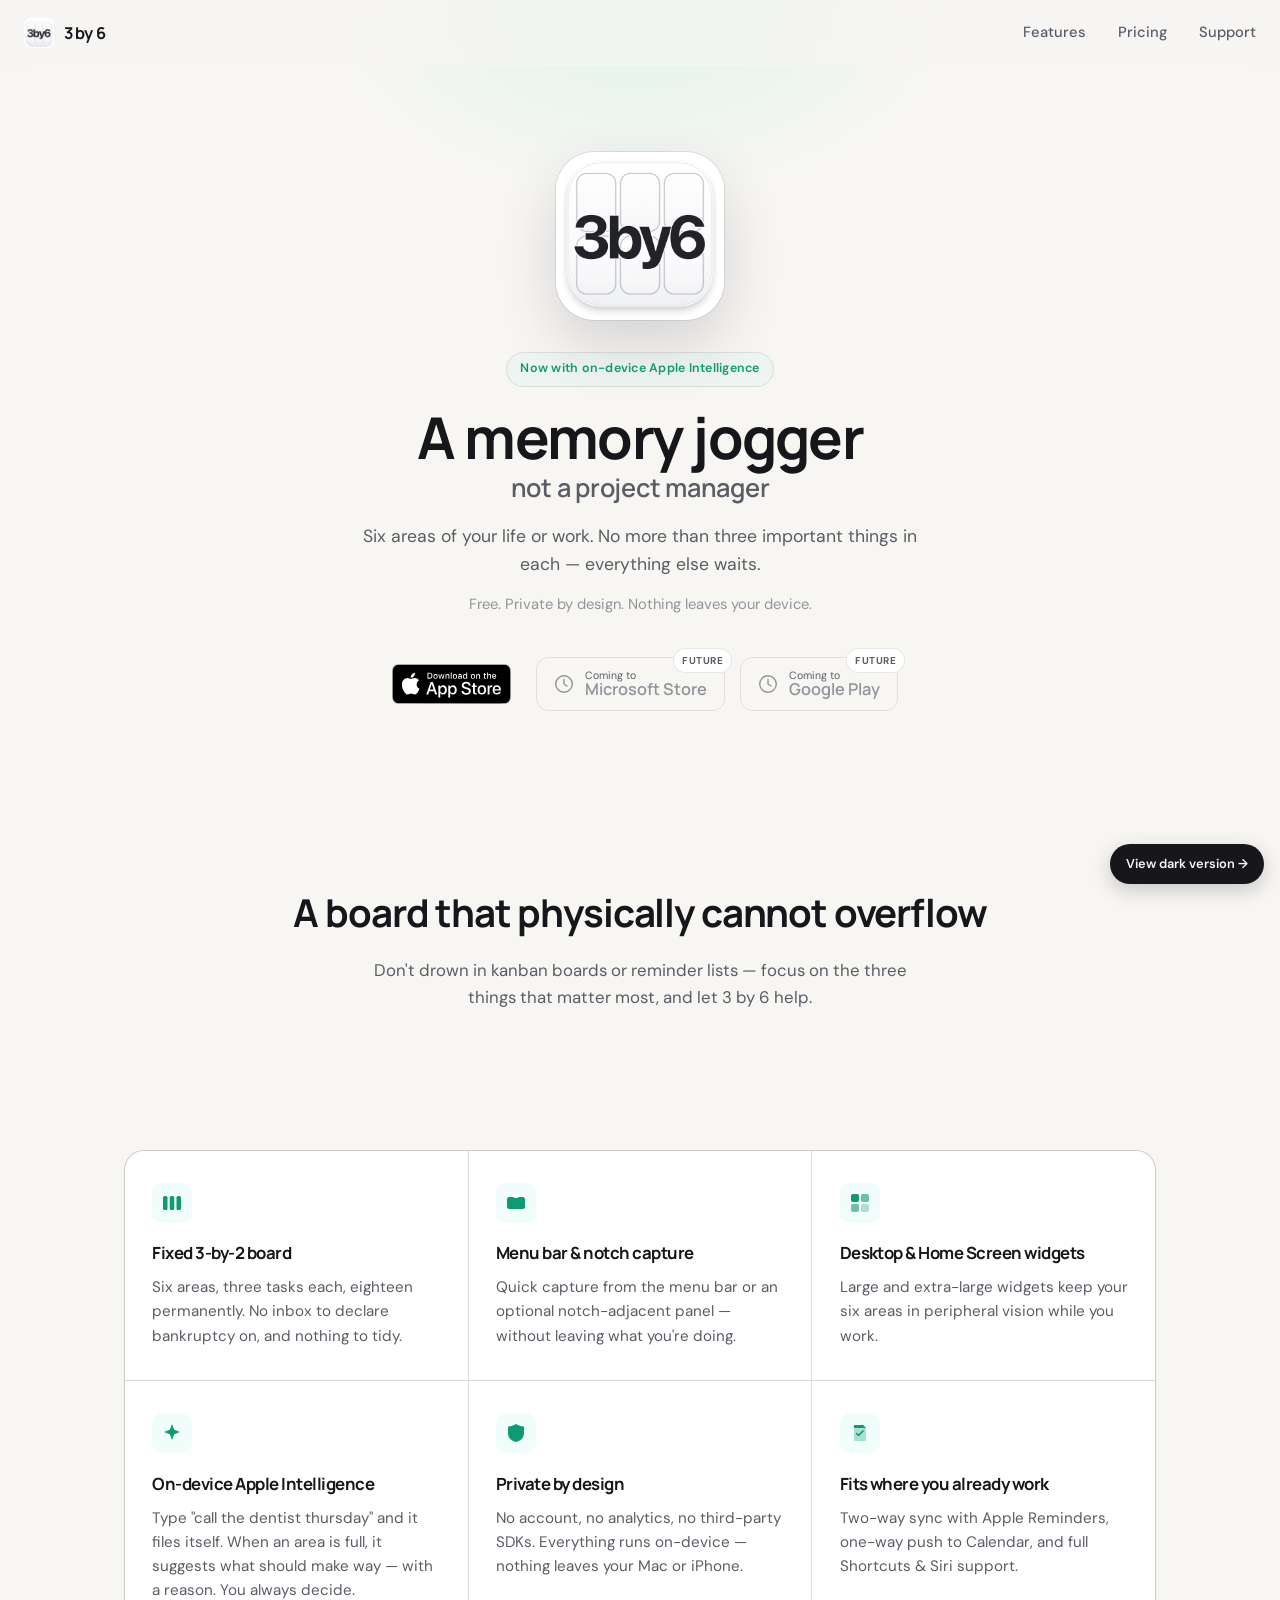
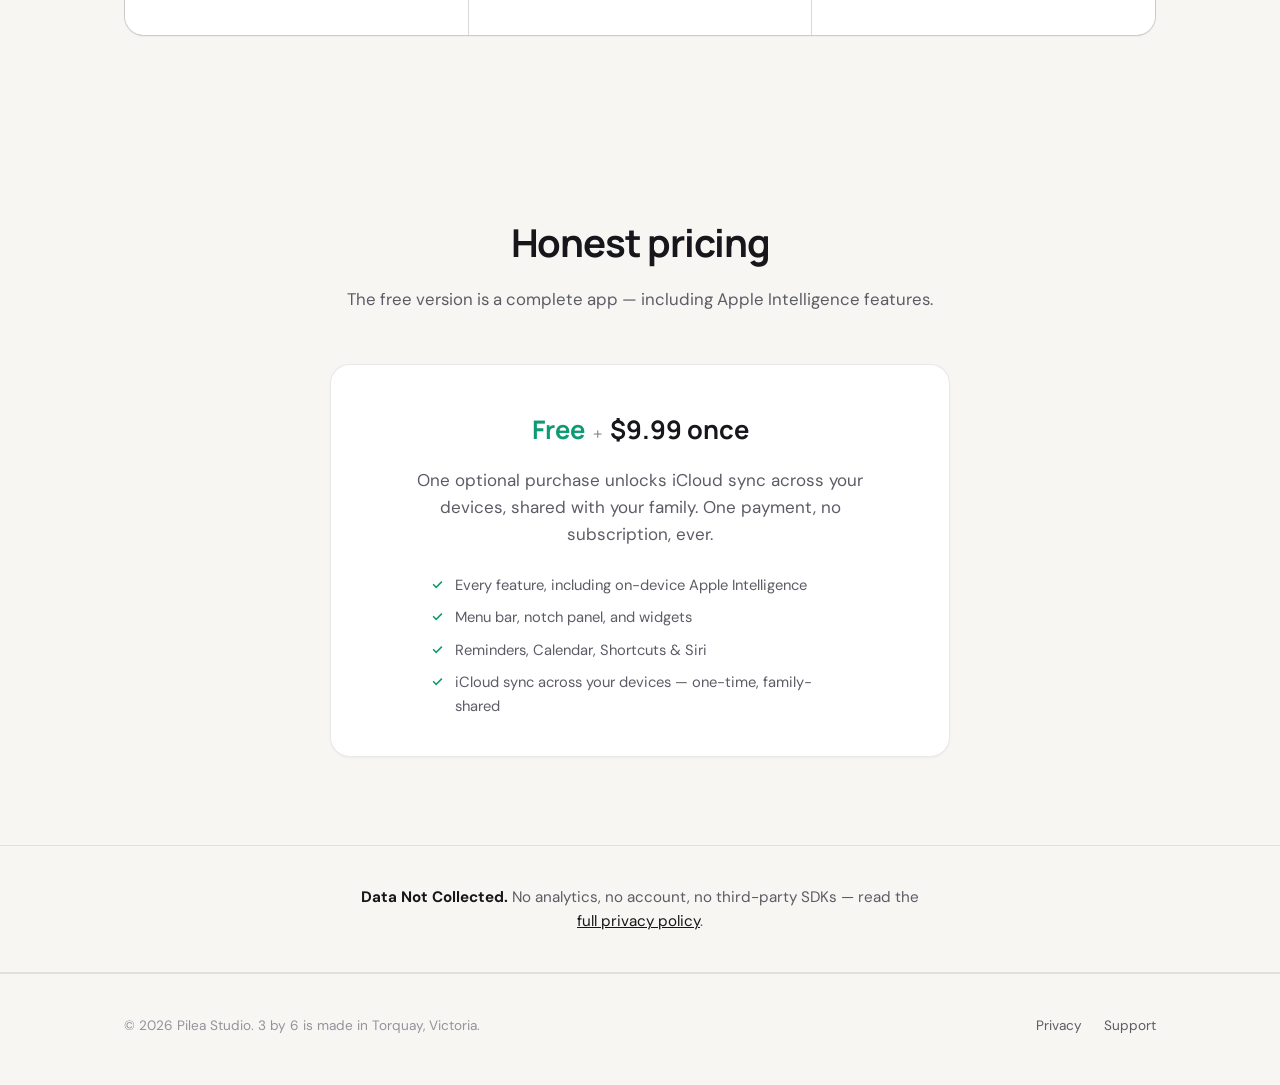
<file: index.html>
<!DOCTYPE html>
<html lang="en">
<head>
<meta charset="UTF-8">
<meta name="viewport" content="width=device-width, initial-scale=1.0">
<title>3 by 6 — Memory Jogger</title>
<meta name="description" content="3 by 6 holds six areas of your life and three active tasks in each. A memory jogger for the things you already decided matter — in your menu bar, your notch, and your widgets.">
<link rel="icon" href="assets/favicon-32.png" sizes="32x32">
<link rel="apple-touch-icon" href="assets/apple-touch-icon.png">
<link rel="preconnect" href="https://fonts.googleapis.com">
<link rel="preconnect" href="https://fonts.gstatic.com" crossorigin>
<link href="https://fonts.googleapis.com/css2?family=DM+Sans:wght@400;500;600;700&family=Manrope:wght@600;700;800&display=swap" rel="stylesheet">
<link rel="stylesheet" href="styles.css">
<link rel="stylesheet" href="theme-light.css">
</head>
<body>

<header class="site-header" id="siteHeader">
  <a class="brand" href="#top">
    <img src="assets/app-icon-512.png" alt="">
    <span class="brand-name">3 by 6</span>
  </a>
  <nav class="site-nav">
    <a href="#features">Features</a>
    <a href="#pricing">Pricing</a>
    <a href="support.html">Support</a>
  </nav>
</header>

<main id="top">

  <section class="hero">
    <div class="wrap">
      <img class="hero-icon" src="assets/app-icon-512.png" alt="3 by 6 app icon">
      <p class="eyebrow">Now with on-device Apple Intelligence</p>
      <h1><span class="line-main">A memory jogger</span><span class="line-sub">not a project manager</span></h1>
      <p class="hero-subtitle">Six areas of your life or work. No more than three important things in each — everything else waits.</p>
      <p class="hero-note">Free. Private by design. Nothing leaves your device.</p>

      <div class="store-row">
        <a class="apple-badge" href="#" aria-label="Download on the App Store">
          <img src="assets/app-store-badge.svg" alt="Download on the App Store" height="40">
        </a>

        <span class="store-badge is-future" aria-disabled="true">
          <span class="future-tag">Future</span>
          <svg width="20" height="20" viewBox="0 0 20 20" fill="none" stroke="currentColor" stroke-width="1.4"><circle cx="10" cy="10" r="8.3"/><path d="M10 5.5V10l3 2" stroke-linecap="round" stroke-linejoin="round"/></svg>
          <span class="store-badge-text">
            <span class="small">Coming to</span>
            <span class="big">Microsoft Store</span>
          </span>
        </span>

        <span class="store-badge is-future" aria-disabled="true">
          <span class="future-tag">Future</span>
          <svg width="20" height="20" viewBox="0 0 20 20" fill="none" stroke="currentColor" stroke-width="1.4"><circle cx="10" cy="10" r="8.3"/><path d="M10 5.5V10l3 2" stroke-linecap="round" stroke-linejoin="round"/></svg>
          <span class="store-badge-text">
            <span class="small">Coming to</span>
            <span class="big">Google Play</span>
          </span>
        </span>
      </div>
    </div>
  </section>

  <section class="section" id="features">
    <div class="wrap">
      <div class="section-head wide">
        <h2 class="one-line">A board that physically cannot overflow</h2>
        <p>Don't drown in kanban boards or reminder lists — focus on the three things that matter most, and let 3 by 6 help.</p>
      </div>
      <!-- demo GIF/video of the app goes here -->
    </div>
  </section>

  <section class="section" style="padding-top:0">
    <div class="wrap">
      <div class="feature-grid">
        <div class="feature-card">
          <div class="icon"><svg width="20" height="20" viewBox="0 0 20 20" fill="currentColor"><rect x="1" y="3" width="4.5" height="14" rx="1.5"/><rect x="7.75" y="3" width="4.5" height="14" rx="1.5"/><rect x="14.5" y="3" width="4.5" height="14" rx="1.5"/></svg></div>
          <h3>Fixed 3-by-2 board</h3>
          <p>Six areas, three tasks each, eighteen permanently. No inbox to declare bankruptcy on, and nothing to tidy.</p>
        </div>
        <div class="feature-card">
          <div class="icon"><svg width="20" height="20" viewBox="0 0 20 20" fill="currentColor"><rect x="1" y="4" width="18" height="12" rx="2.5"/><rect x="7.5" y="1" width="5" height="4" rx="1.5" class="notch-cut"/></svg></div>
          <h3>Menu bar &amp; notch capture</h3>
          <p>Quick capture from the menu bar or an optional notch-adjacent panel — without leaving what you're doing.</p>
        </div>
        <div class="feature-card">
          <div class="icon"><svg width="20" height="20" viewBox="0 0 20 20" fill="currentColor"><rect x="1" y="1" width="8" height="8" rx="2"/><rect x="11" y="1" width="8" height="8" rx="2" opacity=".6"/><rect x="1" y="11" width="8" height="8" rx="2" opacity=".6"/><rect x="11" y="11" width="8" height="8" rx="2" opacity=".3"/></svg></div>
          <h3>Desktop &amp; Home Screen widgets</h3>
          <p>Large and extra-large widgets keep your six areas in peripheral vision while you work.</p>
        </div>
        <div class="feature-card">
          <div class="icon"><svg width="20" height="20" viewBox="0 0 20 20" fill="currentColor"><path d="M10 1l2.2 5.7L18 9l-5.8 2.3L10 17l-2.2-5.7L2 9l5.8-2.3z"/></svg></div>
          <h3>On-device Apple Intelligence</h3>
          <p>Type "call the dentist thursday" and it files itself. When an area is full, it suggests what should make way — with a reason. You always decide.</p>
        </div>
        <div class="feature-card">
          <div class="icon"><svg width="20" height="20" viewBox="0 0 20 20" fill="currentColor"><path d="M10 1c3.5 2 6 2.6 8 2.6v6.3c0 5-3.4 7.7-8 9.1-4.6-1.4-8-4.1-8-9.1V3.6C4 3.6 6.5 3 10 1z"/></svg></div>
          <h3>Private by design</h3>
          <p>No account, no analytics, no third-party SDKs. Everything runs on-device — nothing leaves your Mac or iPhone.</p>
        </div>
        <div class="feature-card">
          <div class="icon"><svg width="20" height="20" viewBox="0 0 20 20" fill="currentColor"><path d="M4 2h9l3 3v13H4z" opacity=".3"/><path d="M4 2h9l3 3H4z"/><path d="M6.5 10.5l2 2 4.5-4.5" fill="none" stroke="currentColor" stroke-width="1.6" stroke-linecap="round" stroke-linejoin="round"/></svg></div>
          <h3>Fits where you already work</h3>
          <p>Two-way sync with Apple Reminders, one-way push to Calendar, and full Shortcuts &amp; Siri support.</p>
        </div>
      </div>
    </div>
  </section>

  <section class="section" id="pricing">
    <div class="wrap">
      <div class="section-head">
        <h2>Honest pricing</h2>
        <p>The free version is a complete app — including Apple Intelligence features.</p>
      </div>
      <div class="pricing-card">
        <div class="price-row">
          <span class="free">Free</span>
          <span class="plus">+</span>
          <span class="paid">$9.99 once</span>
        </div>
        <p class="desc">One optional purchase unlocks iCloud sync across your devices, shared with your family. One payment, no subscription, ever.</p>
        <ul>
          <li><svg width="16" height="16" viewBox="0 0 16 16"><path d="M6.2 11.4 2.6 7.8l1.1-1.1 2.5 2.5 5.1-5.1 1.1 1.1z"/></svg>Every feature, including on-device Apple Intelligence</li>
          <li><svg width="16" height="16" viewBox="0 0 16 16"><path d="M6.2 11.4 2.6 7.8l1.1-1.1 2.5 2.5 5.1-5.1 1.1 1.1z"/></svg>Menu bar, notch panel, and widgets</li>
          <li><svg width="16" height="16" viewBox="0 0 16 16"><path d="M6.2 11.4 2.6 7.8l1.1-1.1 2.5 2.5 5.1-5.1 1.1 1.1z"/></svg>Reminders, Calendar, Shortcuts &amp; Siri</li>
          <li><svg width="16" height="16" viewBox="0 0 16 16"><path d="M6.2 11.4 2.6 7.8l1.1-1.1 2.5 2.5 5.1-5.1 1.1 1.1z"/></svg>iCloud sync across your devices — one-time, family-shared</li>
        </ul>
      </div>
    </div>
  </section>

  <section class="privacy-strip">
    <div class="wrap">
      <p><strong>Data Not Collected.</strong> No analytics, no account, no third-party SDKs — read the <a href="privacy.html" style="color:var(--ink);text-decoration:underline;">full privacy policy</a>.</p>
    </div>
  </section>

</main>

<footer>
  <div class="wrap">
    <p>&copy; <span id="year"></span> Pilea Studio. 3 by 6 is made in Torquay, Victoria.</p>
    <div class="footer-links">
      <a href="privacy.html">Privacy</a>
      <a href="support.html">Support</a>
    </div>
  </div>
</footer>

<a href="index-dark.html" style="position:fixed;z-index:40;bottom:1rem;right:1rem;padding:.6rem 1rem;border-radius:2rem;background:var(--ink);color:var(--bg);font-size:.8rem;font-weight:600;text-decoration:none;box-shadow:0 6px 20px rgba(10,10,20,0.2);">View dark version →</a>

<script src="script.js"></script>
</body>
</html>
</file>
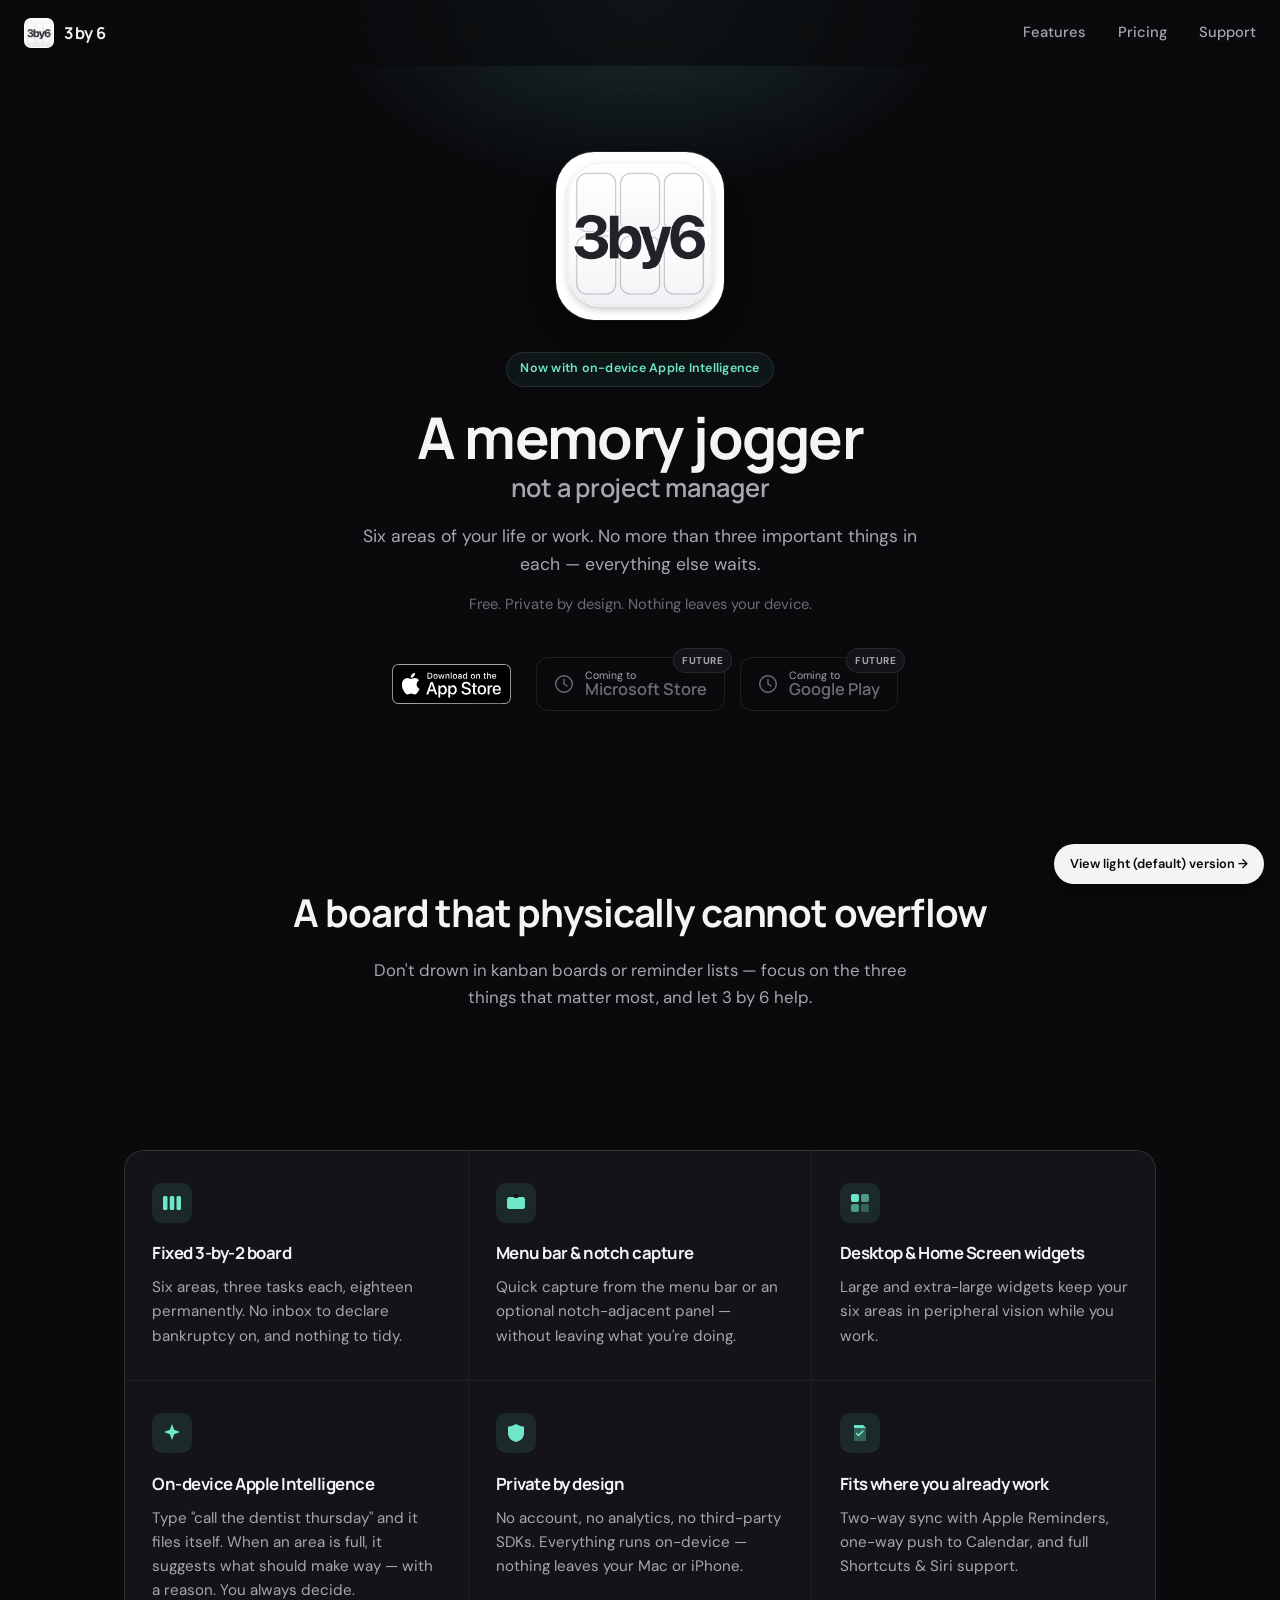
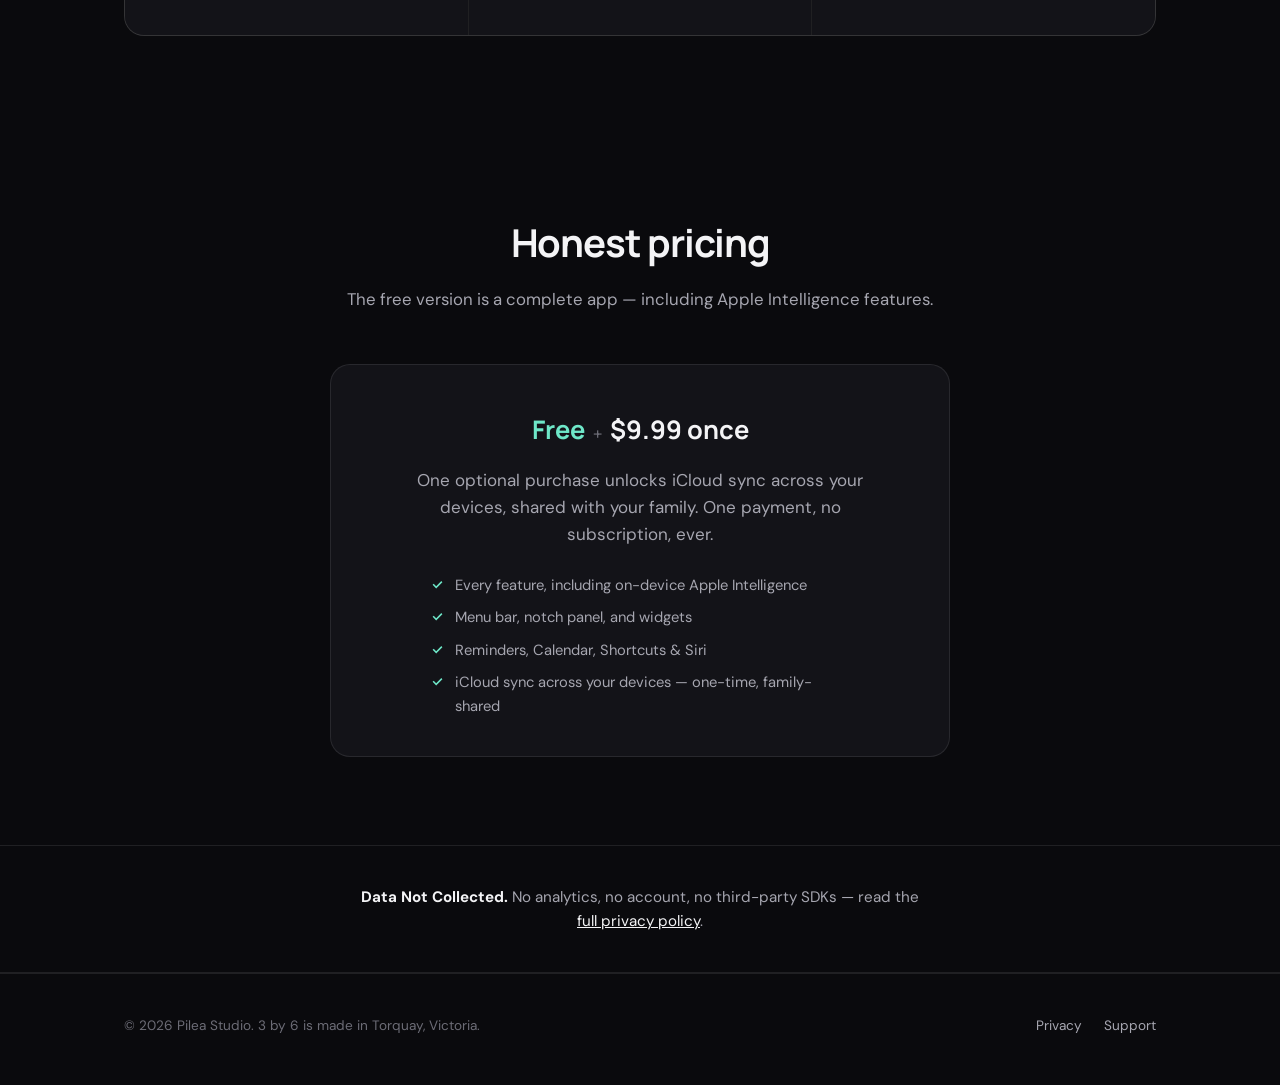
<file: index-dark.html>
<!DOCTYPE html>
<html lang="en">
<head>
<meta charset="UTF-8">
<meta name="viewport" content="width=device-width, initial-scale=1.0">
<title>3 by 6 — Memory Jogger (dark preview)</title>
<meta name="description" content="3 by 6 holds six areas of your life and three active tasks in each. A memory jogger for the things you already decided matter — in your menu bar, your notch, and your widgets.">
<link rel="icon" href="assets/favicon-32.png" sizes="32x32">
<link rel="apple-touch-icon" href="assets/apple-touch-icon.png">
<link rel="preconnect" href="https://fonts.googleapis.com">
<link rel="preconnect" href="https://fonts.gstatic.com" crossorigin>
<link href="https://fonts.googleapis.com/css2?family=DM+Sans:wght@400;500;600;700&family=Manrope:wght@600;700;800&display=swap" rel="stylesheet">
<link rel="stylesheet" href="styles.css">
</head>
<body>

<header class="site-header" id="siteHeader">
  <a class="brand" href="#top">
    <img src="assets/app-icon-512.png" alt="">
    <span class="brand-name">3 by 6</span>
  </a>
  <nav class="site-nav">
    <a href="#features">Features</a>
    <a href="#pricing">Pricing</a>
    <a href="support.html">Support</a>
  </nav>
</header>

<main id="top">

  <section class="hero">
    <div class="wrap">
      <img class="hero-icon" src="assets/app-icon-512.png" alt="3 by 6 app icon">
      <p class="eyebrow">Now with on-device Apple Intelligence</p>
      <h1><span class="line-main">A memory jogger</span><span class="line-sub">not a project manager</span></h1>
      <p class="hero-subtitle">Six areas of your life or work. No more than three important things in each — everything else waits.</p>
      <p class="hero-note">Free. Private by design. Nothing leaves your device.</p>

      <div class="store-row">
        <a class="apple-badge" href="#" aria-label="Download on the App Store">
          <img src="assets/app-store-badge.svg" alt="Download on the App Store" height="40">
        </a>

        <span class="store-badge is-future" aria-disabled="true">
          <span class="future-tag">Future</span>
          <svg width="20" height="20" viewBox="0 0 20 20" fill="none" stroke="currentColor" stroke-width="1.4"><circle cx="10" cy="10" r="8.3"/><path d="M10 5.5V10l3 2" stroke-linecap="round" stroke-linejoin="round"/></svg>
          <span class="store-badge-text">
            <span class="small">Coming to</span>
            <span class="big">Microsoft Store</span>
          </span>
        </span>

        <span class="store-badge is-future" aria-disabled="true">
          <span class="future-tag">Future</span>
          <svg width="20" height="20" viewBox="0 0 20 20" fill="none" stroke="currentColor" stroke-width="1.4"><circle cx="10" cy="10" r="8.3"/><path d="M10 5.5V10l3 2" stroke-linecap="round" stroke-linejoin="round"/></svg>
          <span class="store-badge-text">
            <span class="small">Coming to</span>
            <span class="big">Google Play</span>
          </span>
        </span>
      </div>
    </div>
  </section>

  <section class="section" id="features">
    <div class="wrap">
      <div class="section-head wide">
        <h2 class="one-line">A board that physically cannot overflow</h2>
        <p>Don't drown in kanban boards or reminder lists — focus on the three things that matter most, and let 3 by 6 help.</p>
      </div>
      <!-- demo GIF/video of the app goes here -->
    </div>
  </section>

  <section class="section" style="padding-top:0">
    <div class="wrap">
      <div class="feature-grid">
        <div class="feature-card">
          <div class="icon"><svg width="20" height="20" viewBox="0 0 20 20" fill="currentColor"><rect x="1" y="3" width="4.5" height="14" rx="1.5"/><rect x="7.75" y="3" width="4.5" height="14" rx="1.5"/><rect x="14.5" y="3" width="4.5" height="14" rx="1.5"/></svg></div>
          <h3>Fixed 3-by-2 board</h3>
          <p>Six areas, three tasks each, eighteen permanently. No inbox to declare bankruptcy on, and nothing to tidy.</p>
        </div>
        <div class="feature-card">
          <div class="icon"><svg width="20" height="20" viewBox="0 0 20 20" fill="currentColor"><rect x="1" y="4" width="18" height="12" rx="2.5"/><rect x="7.5" y="1" width="5" height="4" rx="1.5" class="notch-cut"/></svg></div>
          <h3>Menu bar &amp; notch capture</h3>
          <p>Quick capture from the menu bar or an optional notch-adjacent panel — without leaving what you're doing.</p>
        </div>
        <div class="feature-card">
          <div class="icon"><svg width="20" height="20" viewBox="0 0 20 20" fill="currentColor"><rect x="1" y="1" width="8" height="8" rx="2"/><rect x="11" y="1" width="8" height="8" rx="2" opacity=".6"/><rect x="1" y="11" width="8" height="8" rx="2" opacity=".6"/><rect x="11" y="11" width="8" height="8" rx="2" opacity=".3"/></svg></div>
          <h3>Desktop &amp; Home Screen widgets</h3>
          <p>Large and extra-large widgets keep your six areas in peripheral vision while you work.</p>
        </div>
        <div class="feature-card">
          <div class="icon"><svg width="20" height="20" viewBox="0 0 20 20" fill="currentColor"><path d="M10 1l2.2 5.7L18 9l-5.8 2.3L10 17l-2.2-5.7L2 9l5.8-2.3z"/></svg></div>
          <h3>On-device Apple Intelligence</h3>
          <p>Type "call the dentist thursday" and it files itself. When an area is full, it suggests what should make way — with a reason. You always decide.</p>
        </div>
        <div class="feature-card">
          <div class="icon"><svg width="20" height="20" viewBox="0 0 20 20" fill="currentColor"><path d="M10 1c3.5 2 6 2.6 8 2.6v6.3c0 5-3.4 7.7-8 9.1-4.6-1.4-8-4.1-8-9.1V3.6C4 3.6 6.5 3 10 1z"/></svg></div>
          <h3>Private by design</h3>
          <p>No account, no analytics, no third-party SDKs. Everything runs on-device — nothing leaves your Mac or iPhone.</p>
        </div>
        <div class="feature-card">
          <div class="icon"><svg width="20" height="20" viewBox="0 0 20 20" fill="currentColor"><path d="M4 2h9l3 3v13H4z" opacity=".3"/><path d="M4 2h9l3 3H4z"/><path d="M6.5 10.5l2 2 4.5-4.5" fill="none" stroke="currentColor" stroke-width="1.6" stroke-linecap="round" stroke-linejoin="round"/></svg></div>
          <h3>Fits where you already work</h3>
          <p>Two-way sync with Apple Reminders, one-way push to Calendar, and full Shortcuts &amp; Siri support.</p>
        </div>
      </div>
    </div>
  </section>

  <section class="section" id="pricing">
    <div class="wrap">
      <div class="section-head">
        <h2>Honest pricing</h2>
        <p>The free version is a complete app — including Apple Intelligence features.</p>
      </div>
      <div class="pricing-card">
        <div class="price-row">
          <span class="free">Free</span>
          <span class="plus">+</span>
          <span class="paid">$9.99 once</span>
        </div>
        <p class="desc">One optional purchase unlocks iCloud sync across your devices, shared with your family. One payment, no subscription, ever.</p>
        <ul>
          <li><svg width="16" height="16" viewBox="0 0 16 16"><path d="M6.2 11.4 2.6 7.8l1.1-1.1 2.5 2.5 5.1-5.1 1.1 1.1z"/></svg>Every feature, including on-device Apple Intelligence</li>
          <li><svg width="16" height="16" viewBox="0 0 16 16"><path d="M6.2 11.4 2.6 7.8l1.1-1.1 2.5 2.5 5.1-5.1 1.1 1.1z"/></svg>Menu bar, notch panel, and widgets</li>
          <li><svg width="16" height="16" viewBox="0 0 16 16"><path d="M6.2 11.4 2.6 7.8l1.1-1.1 2.5 2.5 5.1-5.1 1.1 1.1z"/></svg>Reminders, Calendar, Shortcuts &amp; Siri</li>
          <li><svg width="16" height="16" viewBox="0 0 16 16"><path d="M6.2 11.4 2.6 7.8l1.1-1.1 2.5 2.5 5.1-5.1 1.1 1.1z"/></svg>iCloud sync across your devices — one-time, family-shared</li>
        </ul>
      </div>
    </div>
  </section>

  <section class="privacy-strip">
    <div class="wrap">
      <p><strong>Data Not Collected.</strong> No analytics, no account, no third-party SDKs — read the <a href="privacy.html" style="color:var(--ink);text-decoration:underline;">full privacy policy</a>.</p>
    </div>
  </section>

</main>

<footer>
  <div class="wrap">
    <p>&copy; <span id="year"></span> Pilea Studio. 3 by 6 is made in Torquay, Victoria.</p>
    <div class="footer-links">
      <a href="privacy.html">Privacy</a>
      <a href="support.html">Support</a>
    </div>
  </div>
</footer>

<a href="index.html" style="position:fixed;z-index:40;bottom:1rem;right:1rem;padding:.6rem 1rem;border-radius:2rem;background:var(--ink);color:var(--bg);font-size:.8rem;font-weight:600;text-decoration:none;box-shadow:0 6px 20px rgba(0,0,0,0.4);">View light (default) version →</a>

<script src="script.js"></script>
</body>
</html>
</file>
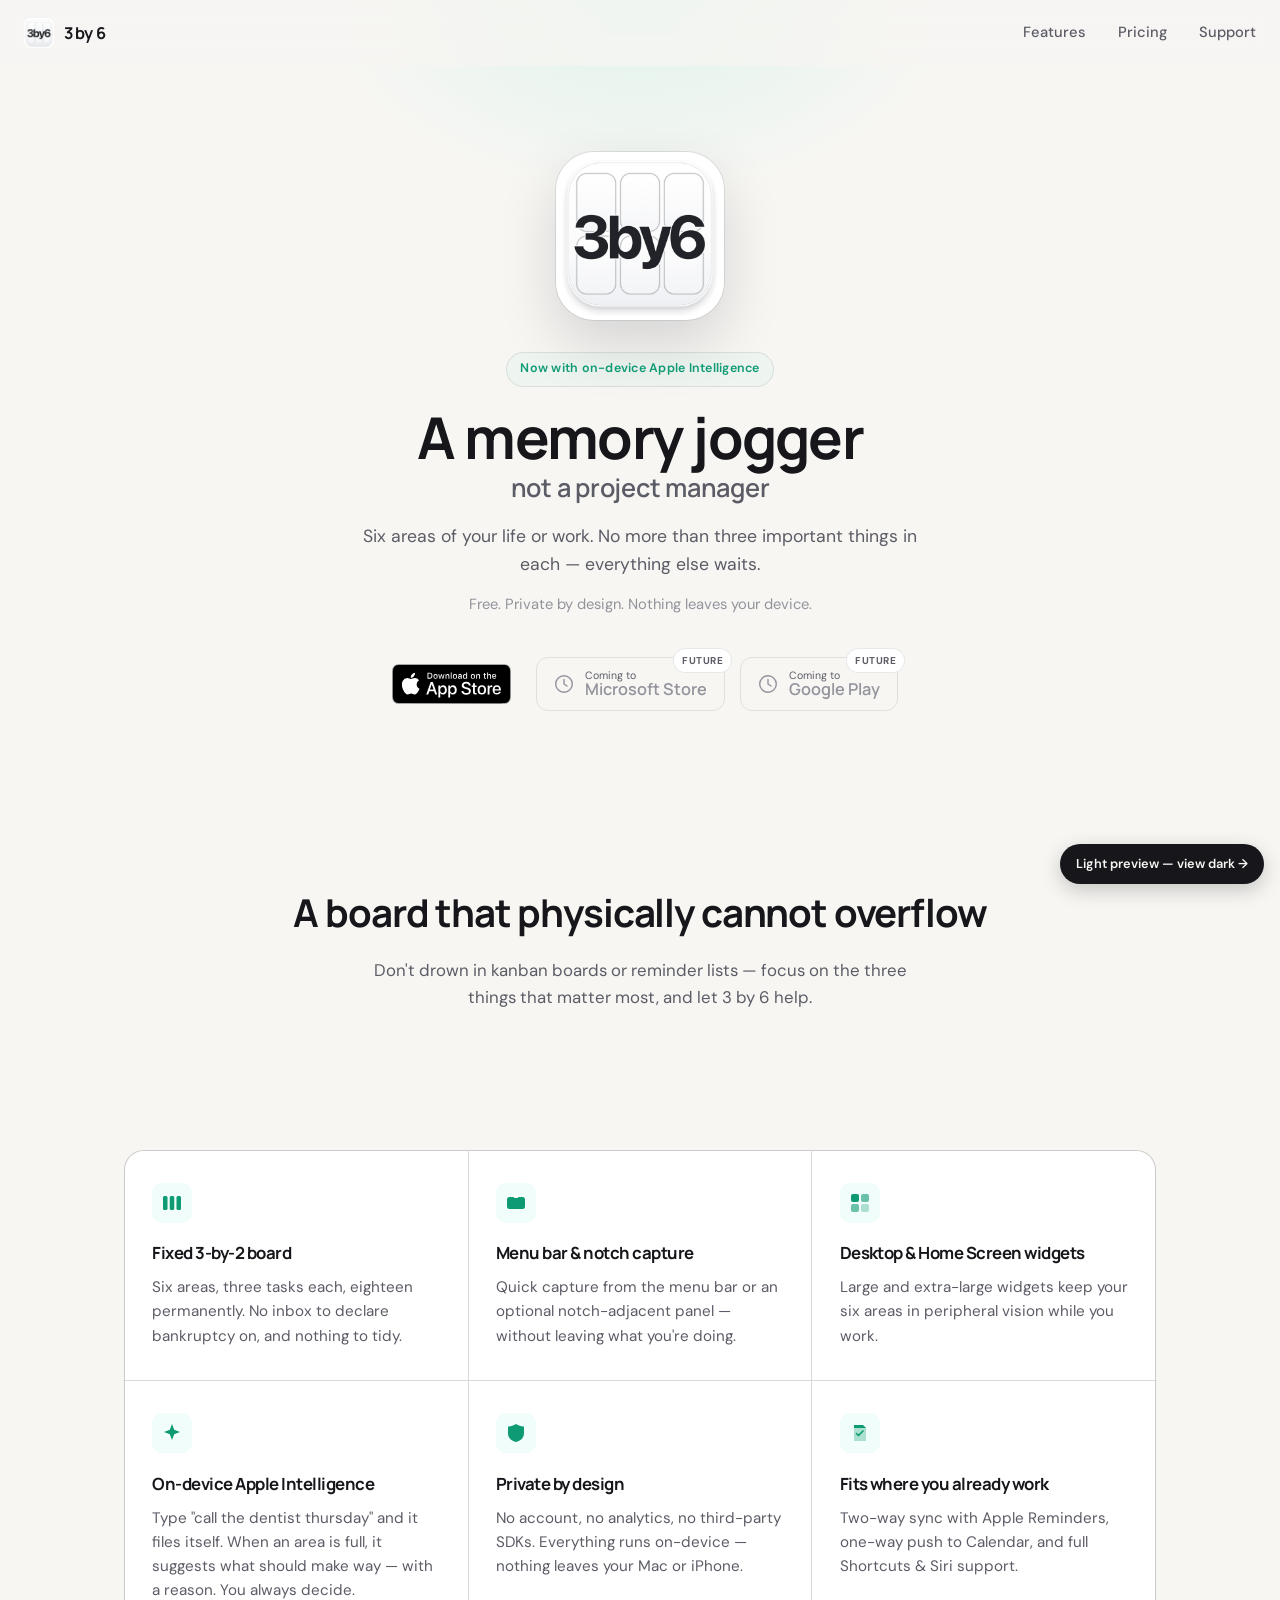
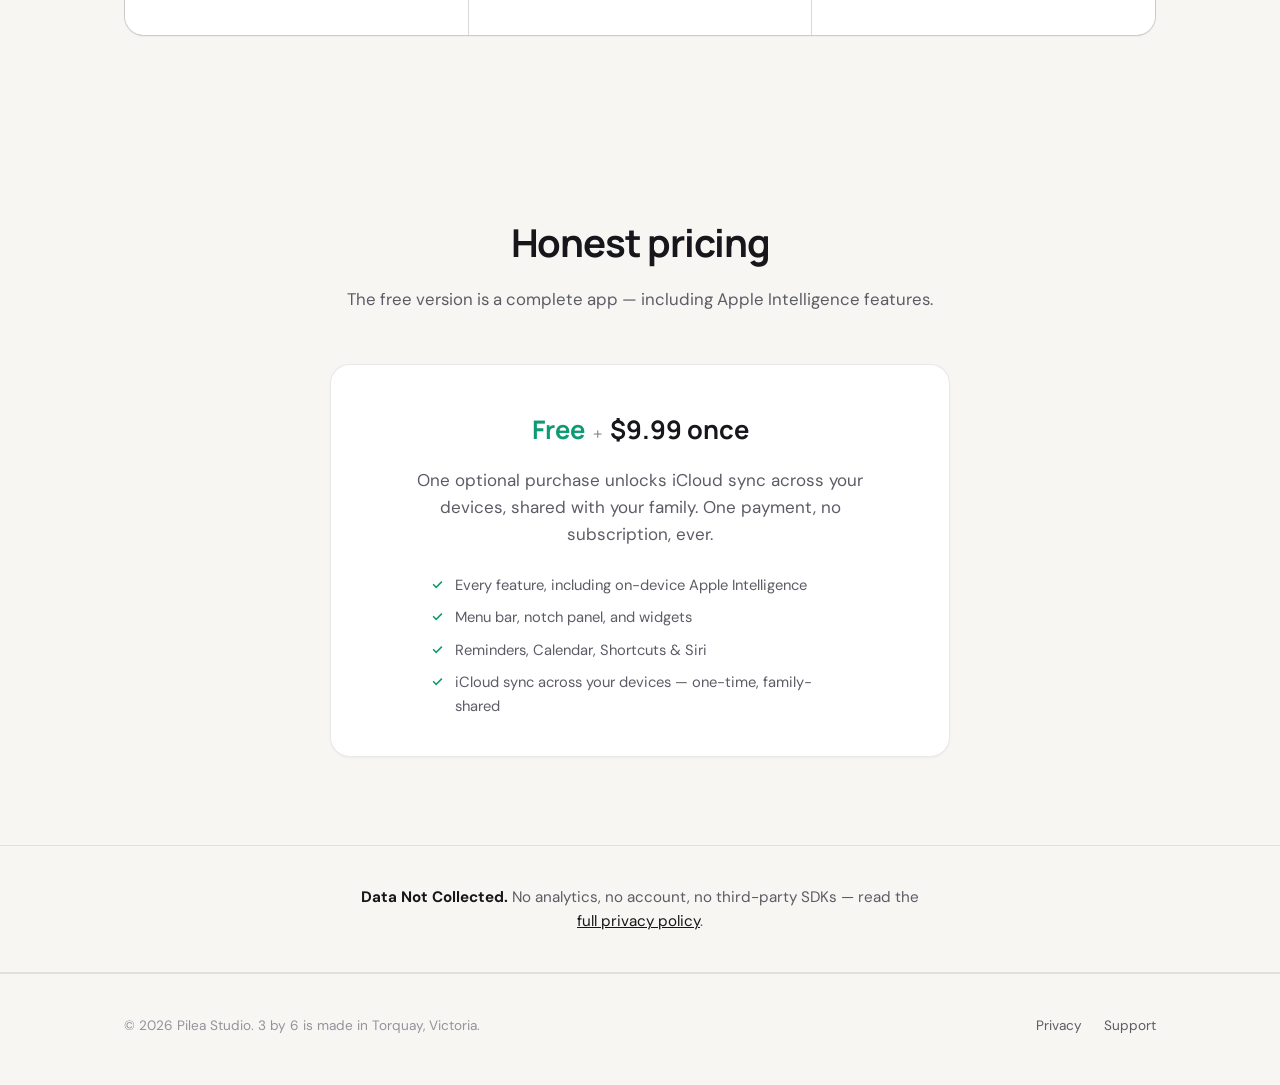
<file: index-light.html>
<!DOCTYPE html>
<html lang="en">
<head>
<meta charset="UTF-8">
<meta name="viewport" content="width=device-width, initial-scale=1.0">
<title>3 by 6 — Memory Jogger (light preview)</title>
<link rel="icon" href="assets/favicon-32.png" sizes="32x32">
<link rel="apple-touch-icon" href="assets/apple-touch-icon.png">
<link rel="preconnect" href="https://fonts.googleapis.com">
<link rel="preconnect" href="https://fonts.gstatic.com" crossorigin>
<link href="https://fonts.googleapis.com/css2?family=DM+Sans:wght@400;500;600;700&family=Manrope:wght@600;700;800&display=swap" rel="stylesheet">
<link rel="stylesheet" href="styles.css">
<link rel="stylesheet" href="theme-light.css">
<style>
  .preview-tag { position: fixed; z-index: 40; bottom: 1rem; right: 1rem; padding: .6rem 1rem; border-radius: 2rem; background: var(--ink); color: var(--bg); font-size: .8rem; font-weight: 600; text-decoration: none; box-shadow: 0 6px 20px rgba(0,0,0,0.2); }
</style>
</head>
<body>

<header class="site-header" id="siteHeader">
  <a class="brand" href="#top">
    <img src="assets/app-icon-512.png" alt="">
    <span class="brand-name">3 by 6</span>
  </a>
  <nav class="site-nav">
    <a href="#features">Features</a>
    <a href="#pricing">Pricing</a>
    <a href="support.html">Support</a>
  </nav>
</header>

<main id="top">

  <section class="hero">
    <div class="wrap">
      <img class="hero-icon" src="assets/app-icon-512.png" alt="3 by 6 app icon">
      <p class="eyebrow">Now with on-device Apple Intelligence</p>
      <h1><span class="line-main">A memory jogger</span><span class="line-sub">not a project manager</span></h1>
      <p class="hero-subtitle">Six areas of your life or work. No more than three important things in each — everything else waits.</p>
      <p class="hero-note">Free. Private by design. Nothing leaves your device.</p>

      <div class="store-row">
        <a class="apple-badge" href="#" aria-label="Download on the App Store">
          <img src="assets/app-store-badge.svg" alt="Download on the App Store" height="40">
        </a>

        <span class="store-badge is-future" aria-disabled="true">
          <span class="future-tag">Future</span>
          <svg width="20" height="20" viewBox="0 0 20 20" fill="none" stroke="currentColor" stroke-width="1.4"><circle cx="10" cy="10" r="8.3"/><path d="M10 5.5V10l3 2" stroke-linecap="round" stroke-linejoin="round"/></svg>
          <span class="store-badge-text">
            <span class="small">Coming to</span>
            <span class="big">Microsoft Store</span>
          </span>
        </span>

        <span class="store-badge is-future" aria-disabled="true">
          <span class="future-tag">Future</span>
          <svg width="20" height="20" viewBox="0 0 20 20" fill="none" stroke="currentColor" stroke-width="1.4"><circle cx="10" cy="10" r="8.3"/><path d="M10 5.5V10l3 2" stroke-linecap="round" stroke-linejoin="round"/></svg>
          <span class="store-badge-text">
            <span class="small">Coming to</span>
            <span class="big">Google Play</span>
          </span>
        </span>
      </div>
    </div>
  </section>

  <section class="section" id="features">
    <div class="wrap">
      <div class="section-head wide">
        <h2 class="one-line">A board that physically cannot overflow</h2>
        <p>Don't drown in kanban boards or reminder lists — focus on the three things that matter most, and let 3 by 6 help.</p>
      </div>
      <!-- demo GIF/video of the app goes here -->
    </div>
  </section>

  <section class="section" style="padding-top:0">
    <div class="wrap">
      <div class="feature-grid">
        <div class="feature-card">
          <div class="icon"><svg width="20" height="20" viewBox="0 0 20 20" fill="currentColor"><rect x="1" y="3" width="4.5" height="14" rx="1.5"/><rect x="7.75" y="3" width="4.5" height="14" rx="1.5"/><rect x="14.5" y="3" width="4.5" height="14" rx="1.5"/></svg></div>
          <h3>Fixed 3-by-2 board</h3>
          <p>Six areas, three tasks each, eighteen permanently. No inbox to declare bankruptcy on, and nothing to tidy.</p>
        </div>
        <div class="feature-card">
          <div class="icon"><svg width="20" height="20" viewBox="0 0 20 20" fill="currentColor"><rect x="1" y="4" width="18" height="12" rx="2.5"/><rect x="7.5" y="1" width="5" height="4" rx="1.5" class="notch-cut"/></svg></div>
          <h3>Menu bar &amp; notch capture</h3>
          <p>Quick capture from the menu bar or an optional notch-adjacent panel — without leaving what you're doing.</p>
        </div>
        <div class="feature-card">
          <div class="icon"><svg width="20" height="20" viewBox="0 0 20 20" fill="currentColor"><rect x="1" y="1" width="8" height="8" rx="2"/><rect x="11" y="1" width="8" height="8" rx="2" opacity=".6"/><rect x="1" y="11" width="8" height="8" rx="2" opacity=".6"/><rect x="11" y="11" width="8" height="8" rx="2" opacity=".3"/></svg></div>
          <h3>Desktop &amp; Home Screen widgets</h3>
          <p>Large and extra-large widgets keep your six areas in peripheral vision while you work.</p>
        </div>
        <div class="feature-card">
          <div class="icon"><svg width="20" height="20" viewBox="0 0 20 20" fill="currentColor"><path d="M10 1l2.2 5.7L18 9l-5.8 2.3L10 17l-2.2-5.7L2 9l5.8-2.3z"/></svg></div>
          <h3>On-device Apple Intelligence</h3>
          <p>Type "call the dentist thursday" and it files itself. When an area is full, it suggests what should make way — with a reason. You always decide.</p>
        </div>
        <div class="feature-card">
          <div class="icon"><svg width="20" height="20" viewBox="0 0 20 20" fill="currentColor"><path d="M10 1c3.5 2 6 2.6 8 2.6v6.3c0 5-3.4 7.7-8 9.1-4.6-1.4-8-4.1-8-9.1V3.6C4 3.6 6.5 3 10 1z"/></svg></div>
          <h3>Private by design</h3>
          <p>No account, no analytics, no third-party SDKs. Everything runs on-device — nothing leaves your Mac or iPhone.</p>
        </div>
        <div class="feature-card">
          <div class="icon"><svg width="20" height="20" viewBox="0 0 20 20" fill="currentColor"><path d="M4 2h9l3 3v13H4z" opacity=".3"/><path d="M4 2h9l3 3H4z"/><path d="M6.5 10.5l2 2 4.5-4.5" fill="none" stroke="currentColor" stroke-width="1.6" stroke-linecap="round" stroke-linejoin="round"/></svg></div>
          <h3>Fits where you already work</h3>
          <p>Two-way sync with Apple Reminders, one-way push to Calendar, and full Shortcuts &amp; Siri support.</p>
        </div>
      </div>
    </div>
  </section>

  <section class="section" id="pricing">
    <div class="wrap">
      <div class="section-head">
        <h2>Honest pricing</h2>
        <p>The free version is a complete app — including Apple Intelligence features.</p>
      </div>
      <div class="pricing-card">
        <div class="price-row">
          <span class="free">Free</span>
          <span class="plus">+</span>
          <span class="paid">$9.99 once</span>
        </div>
        <p class="desc">One optional purchase unlocks iCloud sync across your devices, shared with your family. One payment, no subscription, ever.</p>
        <ul>
          <li><svg width="16" height="16" viewBox="0 0 16 16"><path d="M6.2 11.4 2.6 7.8l1.1-1.1 2.5 2.5 5.1-5.1 1.1 1.1z"/></svg>Every feature, including on-device Apple Intelligence</li>
          <li><svg width="16" height="16" viewBox="0 0 16 16"><path d="M6.2 11.4 2.6 7.8l1.1-1.1 2.5 2.5 5.1-5.1 1.1 1.1z"/></svg>Menu bar, notch panel, and widgets</li>
          <li><svg width="16" height="16" viewBox="0 0 16 16"><path d="M6.2 11.4 2.6 7.8l1.1-1.1 2.5 2.5 5.1-5.1 1.1 1.1z"/></svg>Reminders, Calendar, Shortcuts &amp; Siri</li>
          <li><svg width="16" height="16" viewBox="0 0 16 16"><path d="M6.2 11.4 2.6 7.8l1.1-1.1 2.5 2.5 5.1-5.1 1.1 1.1z"/></svg>iCloud sync across your devices — one-time, family-shared</li>
        </ul>
      </div>
    </div>
  </section>

  <section class="privacy-strip">
    <div class="wrap">
      <p><strong>Data Not Collected.</strong> No analytics, no account, no third-party SDKs — read the <a href="privacy.html" style="color:var(--ink);text-decoration:underline;">full privacy policy</a>.</p>
    </div>
  </section>

</main>

<footer>
  <div class="wrap">
    <p>&copy; <span id="year"></span> Pilea Studio. 3 by 6 is made in Torquay, Victoria.</p>
    <div class="footer-links">
      <a href="privacy.html">Privacy</a>
      <a href="support.html">Support</a>
    </div>
  </div>
</footer>

<a class="preview-tag" href="index.html">Light preview — view dark →</a>

<script src="script.js"></script>
</body>
</html>
</file>
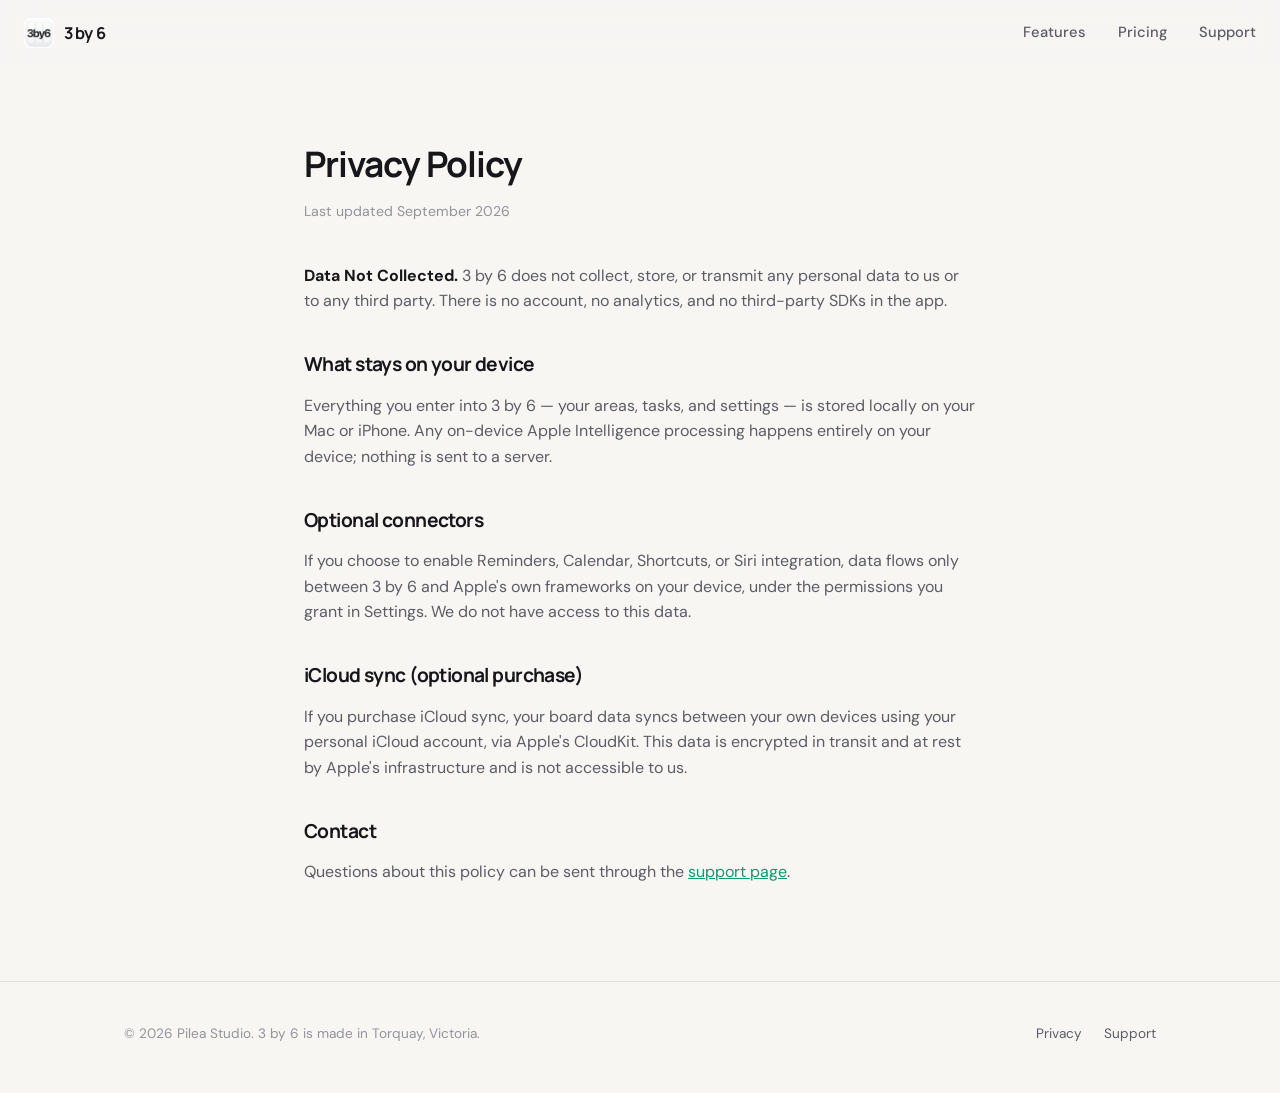
<file: privacy.html>
<!DOCTYPE html>
<html lang="en">
<head>
<meta charset="UTF-8">
<meta name="viewport" content="width=device-width, initial-scale=1.0">
<title>Privacy Policy — 3 by 6</title>
<link rel="icon" href="assets/favicon-32.png" sizes="32x32">
<link rel="apple-touch-icon" href="assets/apple-touch-icon.png">
<link rel="preconnect" href="https://fonts.googleapis.com">
<link rel="preconnect" href="https://fonts.gstatic.com" crossorigin>
<link href="https://fonts.googleapis.com/css2?family=DM+Sans:wght@400;500;600;700&family=Manrope:wght@600;700;800&display=swap" rel="stylesheet">
<link rel="stylesheet" href="styles.css">
<link rel="stylesheet" href="theme-light.css">
<style>
  .doc { padding: 8.5rem 1.5rem 6rem; max-width: 720px; margin: 0 auto; }
  .doc h1 { font-size: 2.2rem; margin-bottom: .5rem; }
  .doc .updated { color: var(--ink-faint); font-size: .88rem; margin-bottom: 2.5rem; display:block; }
  .doc h2 { font-size: 1.2rem; margin: 2.2rem 0 .8rem; }
  .doc p, .doc li { color: var(--ink-dim); font-size: 1rem; }
  .doc ul { padding-left: 1.2rem; }
  .doc li { margin-bottom: .5rem; }
  .doc a { color: var(--accent); }
</style>
</head>
<body>

<header class="site-header" id="siteHeader">
  <a class="brand" href="index.html">
    <img src="assets/app-icon-512.png" alt="">
    <span class="brand-name">3 by 6</span>
  </a>
  <nav class="site-nav">
    <a href="index.html#features">Features</a>
    <a href="index.html#pricing">Pricing</a>
    <a href="support.html">Support</a>
  </nav>
</header>

<main class="doc">
  <h1>Privacy Policy</h1>
  <span class="updated">Last updated September 2026</span>

  <p><strong style="color:var(--ink)">Data Not Collected.</strong> 3 by 6 does not collect, store, or transmit any personal data to us or to any third party. There is no account, no analytics, and no third-party SDKs in the app.</p>

  <h2>What stays on your device</h2>
  <p>Everything you enter into 3 by 6 — your areas, tasks, and settings — is stored locally on your Mac or iPhone. Any on-device Apple Intelligence processing happens entirely on your device; nothing is sent to a server.</p>

  <h2>Optional connectors</h2>
  <p>If you choose to enable Reminders, Calendar, Shortcuts, or Siri integration, data flows only between 3 by 6 and Apple's own frameworks on your device, under the permissions you grant in Settings. We do not have access to this data.</p>

  <h2>iCloud sync (optional purchase)</h2>
  <p>If you purchase iCloud sync, your board data syncs between your own devices using your personal iCloud account, via Apple's CloudKit. This data is encrypted in transit and at rest by Apple's infrastructure and is not accessible to us.</p>

  <h2>Contact</h2>
  <p>Questions about this policy can be sent through the <a href="support.html">support page</a>.</p>
</main>

<footer>
  <div class="wrap">
    <p>&copy; <span id="year"></span> Pilea Studio. 3 by 6 is made in Torquay, Victoria.</p>
    <div class="footer-links">
      <a href="privacy.html">Privacy</a>
      <a href="support.html">Support</a>
    </div>
  </div>
</footer>

<script src="script.js"></script>
</body>
</html>
</file>
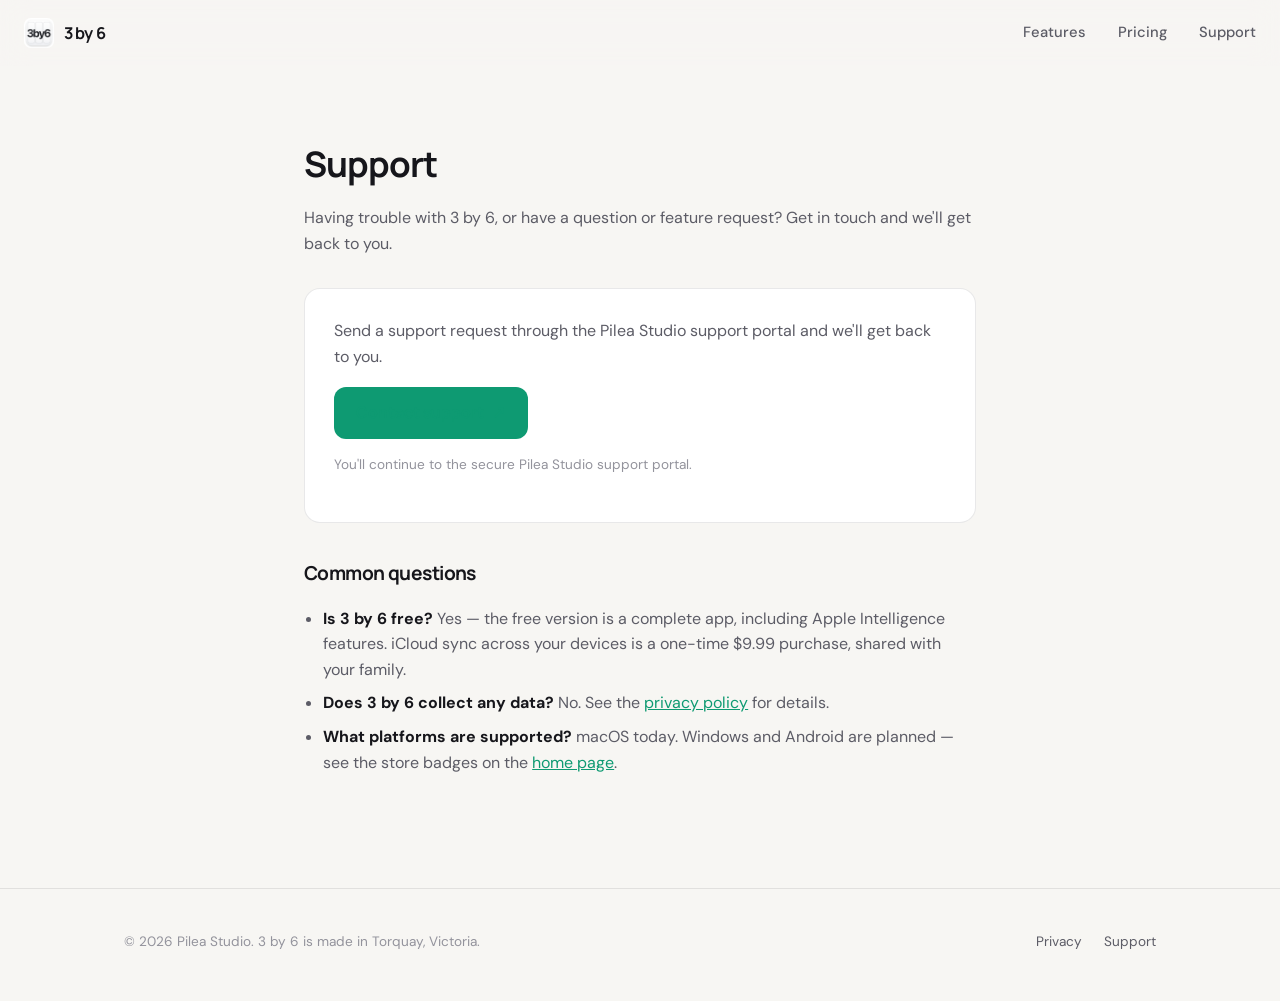
<file: support.html>
<!DOCTYPE html>
<html lang="en">
<head>
<meta charset="UTF-8">
<meta name="viewport" content="width=device-width, initial-scale=1.0">
<title>Support — 3 by 6</title>
<link rel="icon" href="assets/favicon-32.png" sizes="32x32">
<link rel="apple-touch-icon" href="assets/apple-touch-icon.png">
<link rel="preconnect" href="https://fonts.googleapis.com">
<link rel="preconnect" href="https://fonts.gstatic.com" crossorigin>
<link href="https://fonts.googleapis.com/css2?family=DM+Sans:wght@400;500;600;700&family=Manrope:wght@600;700;800&display=swap" rel="stylesheet">
<link rel="stylesheet" href="styles.css">
<link rel="stylesheet" href="theme-light.css">
<style>
  .doc { padding: 8.5rem 1.5rem 6rem; max-width: 720px; margin: 0 auto; }
  .doc h1 { font-size: 2.2rem; margin-bottom: .8rem; }
  .doc h2 { font-size: 1.2rem; margin: 2.2rem 0 .8rem; }
  .doc p, .doc li { color: var(--ink-dim); font-size: 1rem; }
  .doc ul { padding-left: 1.2rem; }
  .doc li { margin-bottom: .5rem; }
  .doc a { color: var(--accent); }
  .contact-card {
    margin-top: 2rem;
    padding: 1.8rem;
    border: 1px solid var(--line);
    border-radius: 16px;
    background: var(--bg-raised);
  }
  .contact-card p { margin-bottom: 1.1rem; }
  .contact-note { margin-top: .9rem !important; color: var(--ink-faint) !important; font-size: .85rem !important; }
</style>
</head>
<body>

<header class="site-header" id="siteHeader">
  <a class="brand" href="index.html">
    <img src="assets/app-icon-512.png" alt="">
    <span class="brand-name">3 by 6</span>
  </a>
  <nav class="site-nav">
    <a href="index.html#features">Features</a>
    <a href="index.html#pricing">Pricing</a>
    <a href="support.html">Support</a>
  </nav>
</header>

<main class="doc">
  <h1>Support</h1>
  <p>Having trouble with 3 by 6, or have a question or feature request? Get in touch and we'll get back to you.</p>

  <div class="contact-card">
    <p>Send a support request through the Pilea Studio support portal and we'll get back to you.</p>
    <a class="btn-primary" href="https://pileaapps.atlassian.net/jira/software/form/67692465-59b0-4dbf-90b1-d7bc11108d3b" rel="noopener noreferrer">
      Contact support <span aria-hidden="true">↗</span>
    </a>
    <p class="contact-note">You'll continue to the secure Pilea Studio support portal.</p>
  </div>

  <h2>Common questions</h2>
  <ul>
    <li><strong style="color:var(--ink)">Is 3 by 6 free?</strong> Yes — the free version is a complete app, including Apple Intelligence features. iCloud sync across your devices is a one-time $9.99 purchase, shared with your family.</li>
    <li><strong style="color:var(--ink)">Does 3 by 6 collect any data?</strong> No. See the <a href="privacy.html">privacy policy</a> for details.</li>
    <li><strong style="color:var(--ink)">What platforms are supported?</strong> macOS today. Windows and Android are planned — see the store badges on the <a href="index.html">home page</a>.</li>
  </ul>
</main>

<footer>
  <div class="wrap">
    <p>&copy; <span id="year"></span> Pilea Studio. 3 by 6 is made in Torquay, Victoria.</p>
    <div class="footer-links">
      <a href="privacy.html">Privacy</a>
      <a href="support.html">Support</a>
    </div>
  </div>
</footer>

<script src="script.js"></script>
</body>
</html>
</file>
<file: styles.css>
:root {
  --bg: #0a0a0d;
  --bg-rgb: 10, 10, 13;
  --bg-raised: #131318;
  --ink: #f4f4f6;
  --ink-dim: #a6a6b0;
  --ink-faint: #6c6c76;
  --line: rgba(255, 255, 255, 0.09);
  --accent: #6ee7c8;
  --accent-ink: #06231b;
  --radius: 20px;
  --display: "Manrope", -apple-system, BlinkMacSystemFont, "Segoe UI", sans-serif;
  --body: "DM Sans", -apple-system, BlinkMacSystemFont, "Segoe UI", sans-serif;
}

* { box-sizing: border-box; }
html { scroll-behavior: smooth; }
body {
  margin: 0;
  background: var(--bg);
  color: var(--ink);
  font-family: var(--body);
  font-size: 17px;
  line-height: 1.6;
  -webkit-font-smoothing: antialiased;
}
a { color: inherit; }
img { max-width: 100%; display: block; }
h1, h2, h3 { font-family: var(--display); margin: 0; letter-spacing: -0.03em; }
p { margin: 0; }
.sr-only { position: absolute; width: 1px; height: 1px; padding: 0; margin: -1px; overflow: hidden; clip: rect(0,0,0,0); white-space: nowrap; border: 0; }

.wrap { max-width: 1080px; margin: 0 auto; padding: 0 1.5rem; }

/* Header */
.site-header {
  position: fixed;
  top: 0; left: 0; right: 0;
  z-index: 30;
  display: flex;
  align-items: center;
  justify-content: space-between;
  padding: 1.1rem 1.5rem;
  background: rgba(var(--bg-rgb), 0.7);
  backdrop-filter: blur(14px);
  border-bottom: 1px solid transparent;
  transition: border-color .3s, background .3s;
}
.site-header.scrolled { border-bottom-color: var(--line); }
.brand { display: inline-flex; align-items: center; gap: .6rem; text-decoration: none; color: var(--ink); }
.brand img { width: 30px; height: 30px; border-radius: 7px; }
.brand-name { font-family: var(--display); font-weight: 700; font-size: 1.02rem; letter-spacing: -0.01em; }
.site-nav { display: flex; align-items: center; gap: 2rem; font-size: .92rem; font-weight: 500; }
.site-nav a { text-decoration: none; color: var(--ink-dim); transition: color .2s; }
.site-nav a:hover { color: var(--ink); }

/* Hero */
.hero {
  padding: 9.5rem 1.5rem 5rem;
  text-align: center;
  position: relative;
  overflow: hidden;
}
.hero::before {
  content: "";
  position: absolute;
  top: -280px; left: 50%;
  width: 900px; height: 560px;
  transform: translateX(-50%);
  background: radial-gradient(closest-side, rgba(110, 231, 200, 0.16), transparent 70%);
  pointer-events: none;
}
.hero-icon {
  position: relative;
  width: 168px; height: 168px;
  border-radius: 38px;
  margin: 0 auto 2rem;
  box-shadow: 0 24px 70px rgba(0,0,0,0.55), 0 0 0 1px var(--line);
}
.eyebrow {
  position: relative;
  display: inline-flex;
  align-items: center;
  gap: .5rem;
  margin: 0 0 1.2rem;
  padding: .4rem .85rem;
  border: 1px solid var(--line);
  border-radius: 2rem;
  color: var(--accent);
  font-size: .78rem;
  font-weight: 600;
  letter-spacing: .02em;
  background: rgba(110, 231, 200, 0.06);
}
.hero h1 {
  position: relative;
  font-size: clamp(2.3rem, 5.4vw, 3.6rem);
  font-weight: 700;
  line-height: 1.08;
  max-width: 780px;
  margin: 0 auto;
}
.hero h1 .line-main { display: block; }
.hero h1 .line-sub {
  display: block;
  margin-top: .35rem;
  font-size: .44em;
  font-weight: 600;
  color: var(--ink-dim);
  letter-spacing: -0.01em;
}
.hero-subtitle {
  position: relative;
  max-width: 560px;
  margin: 1.3rem auto 0;
  color: var(--ink-dim);
  font-size: 1.1rem;
}
.hero-note {
  position: relative;
  margin: .9rem 0 0;
  color: var(--ink-faint);
  font-size: .92rem;
}

/* Store buttons */
.store-row {
  position: relative;
  display: flex;
  flex-wrap: wrap;
  align-items: center;
  justify-content: center;
  gap: .9rem;
  margin-top: 2.4rem;
}
.store-badge {
  display: inline-flex;
  align-items: center;
  gap: .65rem;
  height: 54px;
  padding: 0 1.1rem;
  border-radius: 12px;
  text-decoration: none;
  border: 1px solid var(--line);
  transition: transform .2s, background .2s, border-color .2s;
}
.store-badge svg { flex-shrink: 0; }
.store-badge-text { display: flex; flex-direction: column; align-items: flex-start; line-height: 1.1; }
.store-badge-text .small { font-size: .66rem; color: var(--ink-dim); }
.store-badge-text .big { font-size: 1.02rem; font-weight: 600; font-family: var(--display); }

/* Apple's official App Store badge — used unmodified per their marketing
   guidelines, with clear space (~1/4 badge height) instead of a custom border/fill */
.apple-badge {
  display: inline-flex;
  padding: 10px;
  transition: transform .2s;
}
.apple-badge:hover { transform: translateY(-2px); }
.apple-badge img { height: 40px; width: auto; }

.store-badge.is-future {
  position: relative;
  height: 54px;
  background: transparent;
  color: var(--ink-faint);
  cursor: default;
  pointer-events: none;
}
.store-badge.is-future svg { stroke: var(--ink-faint); }
.store-badge.is-future .store-badge-text .big { color: var(--ink-faint); }
.future-tag {
  position: absolute;
  top: -10px; right: -8px;
  padding: .2rem .5rem;
  border-radius: 1rem;
  background: var(--bg-raised);
  border: 1px solid var(--line);
  color: var(--ink-dim);
  font-size: .62rem;
  font-weight: 700;
  letter-spacing: .05em;
  text-transform: uppercase;
}

/* Features */
.section { padding: 5.5rem 1.5rem; }
.section-head { text-align: center; max-width: 620px; margin: 0 auto 3.2rem; }
.section-head.wide { max-width: 100%; }
.section-head h2 { font-size: clamp(1.8rem, 3.4vw, 2.4rem); font-weight: 700; }
.section-head h2.one-line { white-space: nowrap; font-size: min(3.7vw, 2.4rem); }
.section-head p { margin-top: .8rem; color: var(--ink-dim); font-size: 1.05rem; }
.section-head.wide p { max-width: 560px; margin-left: auto; margin-right: auto; }

.feature-grid {
  display: grid;
  grid-template-columns: repeat(3, 1fr);
  gap: 1px;
  background: var(--line);
  border: 1px solid var(--line);
  border-radius: var(--radius);
  overflow: hidden;
}
.feature-card {
  background: var(--bg-raised);
  padding: 2rem 1.7rem;
}
.feature-card .icon {
  width: 40px; height: 40px;
  border-radius: 10px;
  display: grid;
  place-items: center;
  background: rgba(110, 231, 200, 0.1);
  color: var(--accent);
  margin-bottom: 1.1rem;
}
.feature-card .icon .notch-cut { fill: var(--bg-raised); }
.feature-card h3 { font-size: 1.05rem; font-weight: 700; margin-bottom: .5rem; }
.feature-card p { color: var(--ink-dim); font-size: .95rem; }


/* Pricing */
.pricing-card {
  max-width: 620px;
  margin: 0 auto;
  background: var(--bg-raised);
  border: 1px solid var(--line);
  border-radius: var(--radius);
  padding: 2.4rem;
  text-align: center;
}
.pricing-card .price-row { display: flex; align-items: baseline; justify-content: center; gap: .5rem; margin: .4rem 0 1rem; }
.pricing-card .price-row .free { font-family: var(--display); font-weight: 700; font-size: 1.6rem; color: var(--accent); }
.pricing-card .price-row .plus { color: var(--ink-faint); }
.pricing-card .price-row .paid { font-family: var(--display); font-weight: 700; font-size: 1.6rem; }
.pricing-card p.desc { color: var(--ink-dim); max-width: 460px; margin: 0 auto; }
.pricing-card ul { list-style: none; margin: 1.6rem 0 0; padding: 0; display: grid; gap: .55rem; text-align: left; max-width: 420px; margin-left: auto; margin-right: auto; }
.pricing-card li { display: flex; align-items: flex-start; gap: .55rem; color: var(--ink-dim); font-size: .92rem; }
.pricing-card li svg { flex-shrink: 0; margin-top: .2rem; fill: var(--accent); }

/* Buttons */
.btn-primary {
  display: inline-flex;
  align-items: center;
  gap: .5rem;
  padding: .85rem 1.4rem;
  border-radius: 12px;
  background: var(--accent);
  color: var(--accent-ink);
  font-family: var(--display);
  font-weight: 700;
  font-size: .98rem;
  text-decoration: none;
  transition: transform .2s, background .2s;
}
.btn-primary:hover { transform: translateY(-2px); background: #85ecd3; }

/* Privacy strip */
.privacy-strip {
  border-top: 1px solid var(--line);
  border-bottom: 1px solid var(--line);
  padding: 2.4rem 1.5rem;
  text-align: center;
}
.privacy-strip .wrap { display: flex; align-items: center; justify-content: center; gap: .9rem; flex-wrap: wrap; }
.privacy-strip p { color: var(--ink-dim); font-size: .95rem; max-width: 560px; }
.privacy-strip strong { color: var(--ink); }

/* Footer */
footer {
  padding: 2.6rem 1.5rem 3rem;
  border-top: 1px solid var(--line);
}
footer .wrap {
  display: flex;
  align-items: center;
  justify-content: space-between;
  flex-wrap: wrap;
  gap: 1rem;
}
footer p { color: var(--ink-faint); font-size: .85rem; }
.footer-links { display: flex; gap: 1.4rem; font-size: .85rem; }
.footer-links a { color: var(--ink-dim); text-decoration: none; }
.footer-links a:hover { color: var(--ink); }

@media (max-width: 760px) {
  .feature-grid { grid-template-columns: 1fr; }
  .site-nav { display: none; }
  footer .wrap { flex-direction: column; text-align: center; }
}
</file>
<file: theme-light.css>
/* Light theme override — load after styles.css. Swaps only the palette;
   all layout/spacing rules in styles.css are unchanged. */
:root {
  --bg: #f7f6f3;
  --bg-rgb: 247, 246, 243;
  --bg-raised: #ffffff;
  --ink: #16161b;
  --ink-dim: #5c5c66;
  --ink-faint: #93939c;
  --line: rgba(10, 10, 20, 0.09);
  --accent: #0e9a72;
  --accent-ink: #ffffff;
}

.feature-grid { box-shadow: 0 1px 2px rgba(10,10,20,0.04); }
.feature-card, .pricing-card {
  box-shadow: 0 1px 3px rgba(10,10,20,0.04);
}
.hero-icon { box-shadow: 0 24px 60px rgba(10,10,20,0.14), 0 0 0 1px var(--line); }
.btn-primary:hover { background: #0c8563; }
</file>
